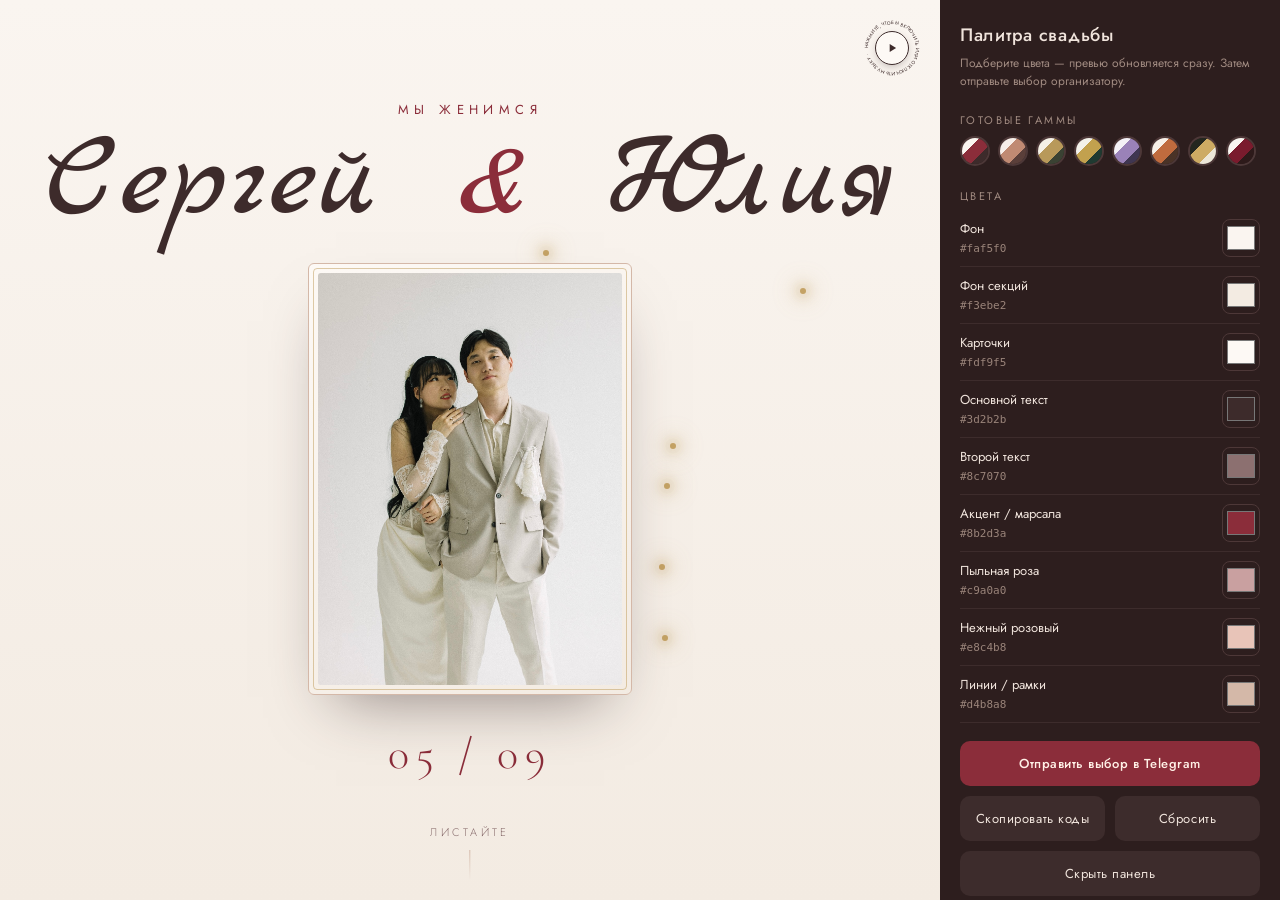
<file: demo.html>
<!DOCTYPE html>
<html lang="ru">
<head>
  <meta charset="UTF-8" />
  <meta name="viewport" content="width=device-width, initial-scale=1, viewport-fit=cover" />
  <title>Конструктор палитры · Сергей и Юлия</title>
  <link rel="preconnect" href="https://fonts.googleapis.com" />
  <link href="https://fonts.googleapis.com/css2?family=Jost:wght@300;400;500&display=swap" rel="stylesheet" />
  <style>
    * { box-sizing: border-box; margin: 0; padding: 0; }
    html, body { height: 100%; font-family: 'Jost', system-ui, sans-serif; }
    body { display: flex; overflow: hidden; background: #2a2020; }

    /* предпросмотр */
    .preview { flex: 1; position: relative; }
    .preview iframe { width: 100%; height: 100%; border: 0; display: block; background: #faf5f0; }

    /* панель конструктора — тёплые бордовые тона */
    .panel {
      width: 340px; max-width: 86vw; height: 100%; overflow-y: auto;
      background: #2d1e1e; color: #f0e4dc; padding: 22px 20px 40px;
      box-shadow: -10px 0 40px rgba(0,0,0,.4); flex-shrink: 0;
      transition: transform .4s cubic-bezier(.22,1,.36,1);
    }
    .panel.hidden { transform: translateX(100%); position: absolute; right: 0; }
    .panel h1 { font-size: 18px; font-weight: 500; letter-spacing: .04em; }
    .panel .hint { font-size: 12px; color: #a08a80; margin: 6px 0 18px; line-height: 1.5; }

    .field { display: flex; align-items: center; gap: 12px; padding: 9px 0; border-bottom: 1px solid #3d2c2c; }
    .field label { flex: 1; font-size: 13px; }
    .field .code { font-size: 11px; color: #9a847a; font-family: monospace; }
    .field input[type=color] {
      width: 38px; height: 38px; border: 1px solid #4d3838; border-radius: 8px;
      background: none; cursor: pointer; padding: 2px;
    }

    .row { display: flex; gap: 10px; margin-top: 18px; flex-wrap: wrap; }
    .b {
      flex: 1; min-width: 130px; padding: 13px 14px; border: none; border-radius: 10px; cursor: pointer;
      font-family: inherit; font-size: 13px; letter-spacing: .04em; transition: opacity .2s, transform .2s;
    }
    .b:hover { transform: translateY(-2px); }
    .b-primary { background: #8b2d3a; color: #fff0e6; font-weight: 500; }
    .b-ghost { background: #3d2c2c; color: #f0e4dc; }
    .b-full { flex-basis: 100%; }

    .presets { display: flex; gap: 8px; flex-wrap: wrap; margin: 8px 0 6px; }
    .preset { width: 30px; height: 30px; border-radius: 50%; cursor: pointer; border: 2px solid #4d3838; position: relative; overflow: hidden; transition: transform .2s, border-color .2s; }
    .preset:hover { transform: scale(1.15); border-color: #8b2d3a; }
    .preset i { position: absolute; inset: 0; display: block; }

    .sub { font-size: 11px; letter-spacing: .22em; text-transform: uppercase; color: #a08a80; margin: 22px 0 6px; }

    /* кнопка показать панель */
    .reopen {
      position: fixed; top: 16px; right: 16px; z-index: 50;
      background: #8b2d3a; color: #fff0e6; border: none; border-radius: 50px;
      padding: 12px 18px; font-family: inherit; font-size: 13px; cursor: pointer; display: none;
      box-shadow: 0 8px 24px rgba(0,0,0,.35);
      transition: transform .2s;
    }
    .reopen:hover { transform: translateY(-2px); }
    .reopen.show { display: block; }

    .toast {
      position: fixed; bottom: 20px; left: 50%; transform: translateX(-50%) translateY(20px);
      background: #3d2222; color: #f0e4dc; padding: 12px 20px; border-radius: 10px;
      font-size: 13px; opacity: 0; transition: all .35s; z-index: 100; pointer-events: none;
      box-shadow: 0 10px 30px rgba(0,0,0,.4); border: 1px solid #4d3838;
    }
    .toast.show { opacity: 1; transform: translateX(-50%) translateY(0); }

    @media (max-width: 760px) {
      body { flex-direction: column; }
      .preview { flex: 1; min-height: 0; }
      .panel { width: 100%; max-width: 100%; height: 60%; }
      .panel.hidden { transform: translateY(100%); }
    }
  </style>
</head>
<body>
  <div class="preview">
    <iframe id="preview" src="index.html?skipIntro=1" title="Предпросмотр"></iframe>
  </div>

  <button class="reopen" id="reopen">Настроить палитру</button>

  <aside class="panel" id="panel">
    <h1>Палитра свадьбы</h1>
    <p class="hint">Подберите цвета — превью обновляется сразу. Затем отправьте выбор организатору.</p>

    <div class="sub">Готовые гаммы</div>
    <div class="presets" id="presets"></div>

    <div class="sub">Цвета</div>
    <div id="fields"><!-- генерируется JS --></div>

    <div class="row">
      <button class="b b-primary b-full" id="send">Отправить выбор в Telegram</button>
      <button class="b b-ghost" id="copy">Скопировать коды</button>
      <button class="b b-ghost" id="reset">Сбросить</button>
      <button class="b b-ghost b-full" id="hide">Скрыть панель</button>
    </div>
  </aside>

  <div class="toast" id="toast"></div>

  <script src="assets/js/demo-config.js"></script>
  <script src="assets/js/palette.js"></script>
</body>
</html>
</file>
